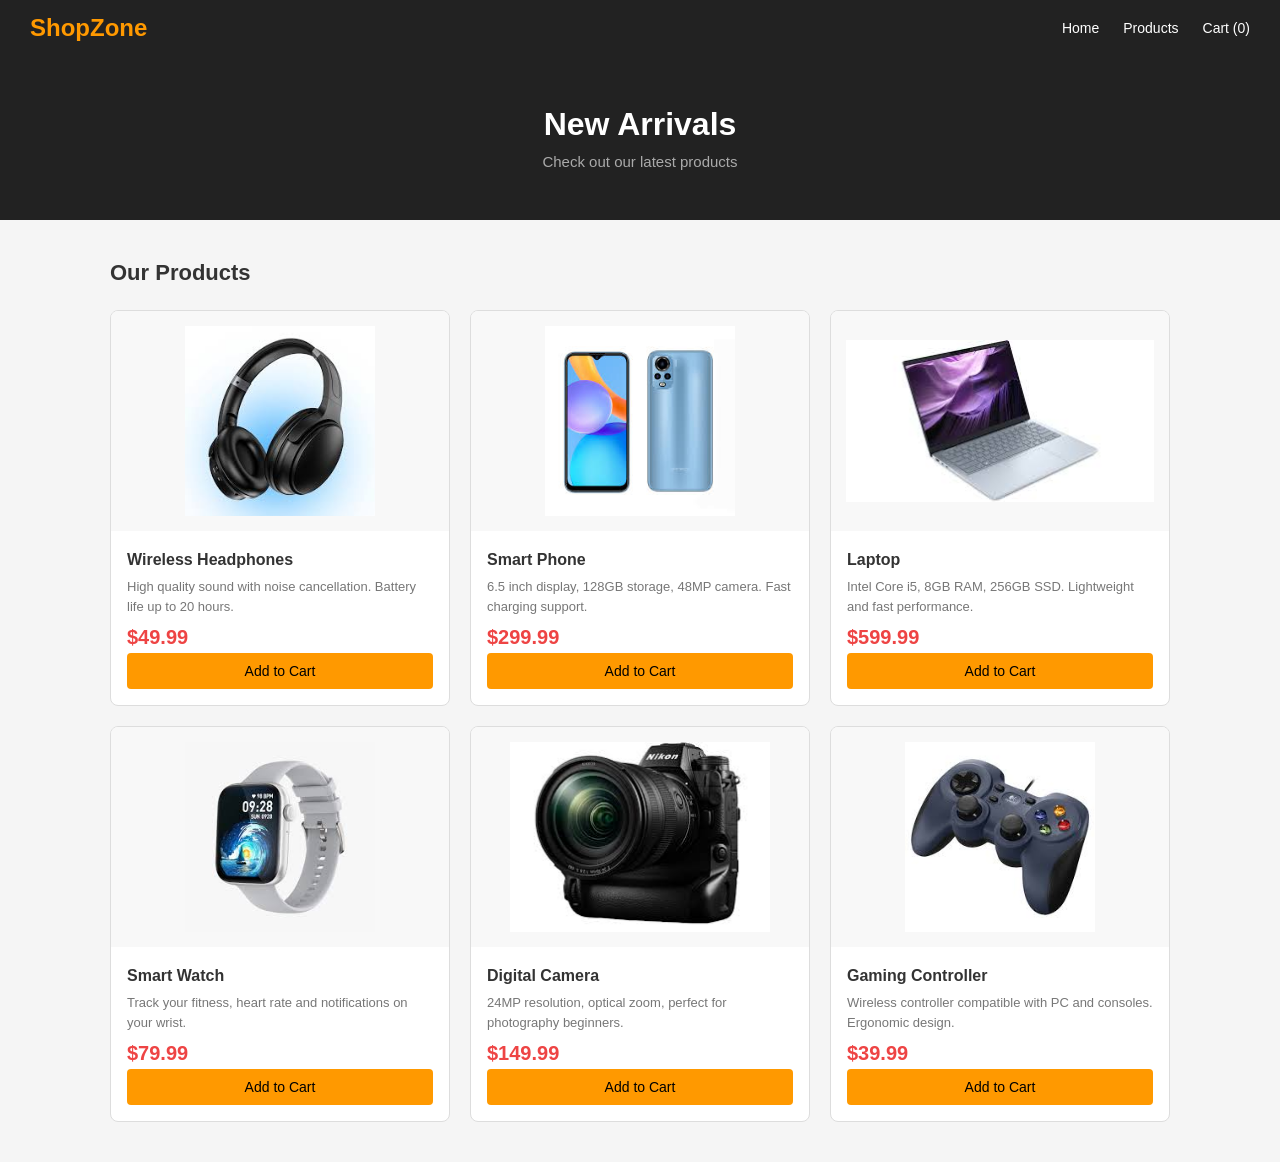
<file: Task 17/index.html>
<!DOCTYPE html>
<html>
<head>
    <title>Day 17 - E-commerce Product Page</title>
    <link rel="stylesheet" href="style.css">
</head>
<body>

    <nav>
        <h2>ShopZone</h2>
        <ul>
            <li><a href="#">Home</a></li>
            <li><a href="#">Products</a></li>
            <li><a href="#">Cart (<span id="cartCount">0</span>)</a></li>
        </ul>
    </nav>

    <div class="hero">
        <h1>New Arrivals</h1>
        <p>Check out our latest products</p>
    </div>

    <div class="container">
        <h2>Our Products</h2>
        <div class="products-grid">

            <div class="product-card">
                <img src="images/headphone.jpg" alt="Wireless Headphones" class="product-img-real">
                <div class="product-info">
                    <h3>Wireless Headphones</h3>
                    <p>High quality sound with noise cancellation. Battery life up to 20 hours.</p>
                    <span class="price">$49.99</span>
                    <button onclick="addToCart('Wireless Headphones')">Add to Cart</button>
                </div>
            </div>

            <div class="product-card">
                <img src="images/smartphone.jpg" alt="smartphone" class="product-img-real">
                <div class="product-info">
                    <h3>Smart Phone</h3>
                    <p>6.5 inch display, 128GB storage, 48MP camera. Fast charging support.</p>
                    <span class="price">$299.99</span>
                    <button onclick="addToCart('Smart Phone')">Add to Cart</button>
                </div>
            </div>

          <div class="product-card">
                <img src="images/laptop.jpg" alt="laptop" class="product-img-real">
                <div class="product-info">
                    <h3>Laptop</h3>
                    <p>Intel Core i5, 8GB RAM, 256GB SSD. Lightweight and fast performance.</p>
                    <span class="price">$599.99</span>
                    <button onclick="addToCart('Laptop')">Add to Cart</button>
                </div>
            </div>

            <div class="product-card">
                <img src="images/smartwatch.jpg" alt="smartwatch" class="product-img-real">
                <div class="product-info">
                    <h3>Smart Watch</h3>
                    <p>Track your fitness, heart rate and notifications on your wrist.</p>
                    <span class="price">$79.99</span>
                    <button onclick="addToCart('Smart Watch')">Add to Cart</button>
                </div>
            </div>

            <div class="product-card">
                <img src="images/digitalcamera.jpg" alt="digitalcamera" class="product-img-real">
                <div class="product-info">
                    <h3>Digital Camera</h3>
                    <p>24MP resolution, optical zoom, perfect for photography beginners.</p>
                    <span class="price">$149.99</span>
                    <button onclick="addToCart('Digital Camera')">Add to Cart</button>
                </div>
            </div>

           <div class="product-card">
                <img src="images/gaming controller.jpg" alt="gaming controller" class="product-img-real">
                <div class="product-info">
                    <h3>Gaming Controller</h3>
                    <p>Wireless controller compatible with PC and consoles. Ergonomic design.</p>
                    <span class="price">$39.99</span>
                    <button onclick="addToCart('Gaming Controller')">Add to Cart</button>
                </div>
            </div>

        </div>
    </div>

    <div id="cartMsg"></div>

    <script src="script.js"></script>

</body>
</html>
</file>
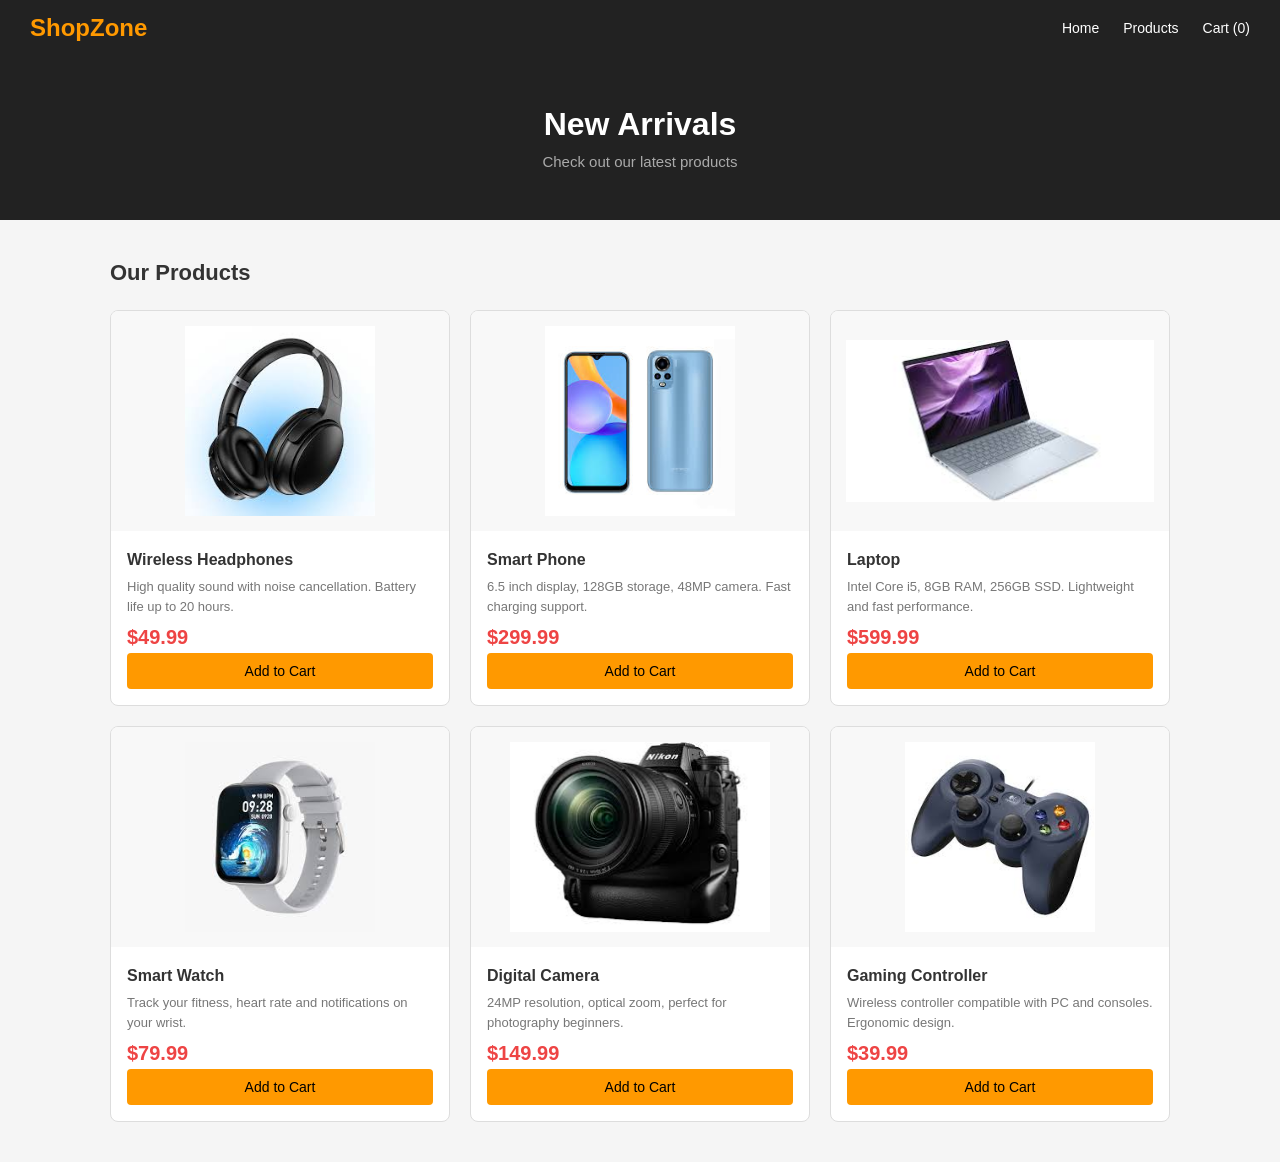
<file: Task 18/index.html>
<!DOCTYPE html>
<html>
<head>
    <title>Day 18 - E-commerce Product Page</title>
    <link rel="stylesheet" href="style.css">
</head>
<body>

    <nav>
        <h2>ShopZone</h2>
        <ul>
            <li><a href="#">Home</a></li>
            <li><a href="#">Products</a></li>
            <li><a href="#">Cart (<span id="cartCount">0</span>)</a></li>
        </ul>
    </nav>

    <div class="hero">
        <h1>New Arrivals</h1>
        <p>Check out our latest products</p>
    </div>

    <div class="container">
        <h2>Our Products</h2>
        <div class="products-grid">

            <div class="product-card">
                <img src="images/headphone.jpg" alt="Wireless Headphones" class="product-img-real">
                <div class="product-info">
                    <h3>Wireless Headphones</h3>
                    <p>High quality sound with noise cancellation. Battery life up to 20 hours.</p>
                    <span class="price">$49.99</span>
                    <button onclick="addToCart('Wireless Headphones')">Add to Cart</button>
                </div>
            </div>

            <div class="product-card">
                <img src="images/smartphone.jpg" alt="smartphone" class="product-img-real">
                <div class="product-info">
                    <h3>Smart Phone</h3>
                    <p>6.5 inch display, 128GB storage, 48MP camera. Fast charging support.</p>
                    <span class="price">$299.99</span>
                    <button onclick="addToCart('Smart Phone')">Add to Cart</button>
                </div>
            </div>

          <div class="product-card">
                <img src="images/laptop.jpg" alt="laptop" class="product-img-real">
                <div class="product-info">
                    <h3>Laptop</h3>
                    <p>Intel Core i5, 8GB RAM, 256GB SSD. Lightweight and fast performance.</p>
                    <span class="price">$599.99</span>
                    <button onclick="addToCart('Laptop')">Add to Cart</button>
                </div>
            </div>

            <div class="product-card">
                <img src="images/smartwatch.jpg" alt="smartwatch" class="product-img-real">
                <div class="product-info">
                    <h3>Smart Watch</h3>
                    <p>Track your fitness, heart rate and notifications on your wrist.</p>
                    <span class="price">$79.99</span>
                    <button onclick="addToCart('Smart Watch')">Add to Cart</button>
                </div>
            </div>

            <div class="product-card">
                <img src="images/digitalcamera.jpg" alt="digitalcamera" class="product-img-real">
                <div class="product-info">
                    <h3>Digital Camera</h3>
                    <p>24MP resolution, optical zoom, perfect for photography beginners.</p>
                    <span class="price">$149.99</span>
                    <button onclick="addToCart('Digital Camera')">Add to Cart</button>
                </div>
            </div>

           <div class="product-card">
                <img src="images/gaming controller.jpg" alt="gaming controller" class="product-img-real">
                <div class="product-info">
                    <h3>Gaming Controller</h3>
                    <p>Wireless controller compatible with PC and consoles. Ergonomic design.</p>
                    <span class="price">$39.99</span>
                    <button onclick="addToCart('Gaming Controller')">Add to Cart</button>
                </div>
            </div>

        </div>
    </div>

    <div id="cartMsg"></div>

    <script src="script.js"></script>

</body>
</html>
</file>
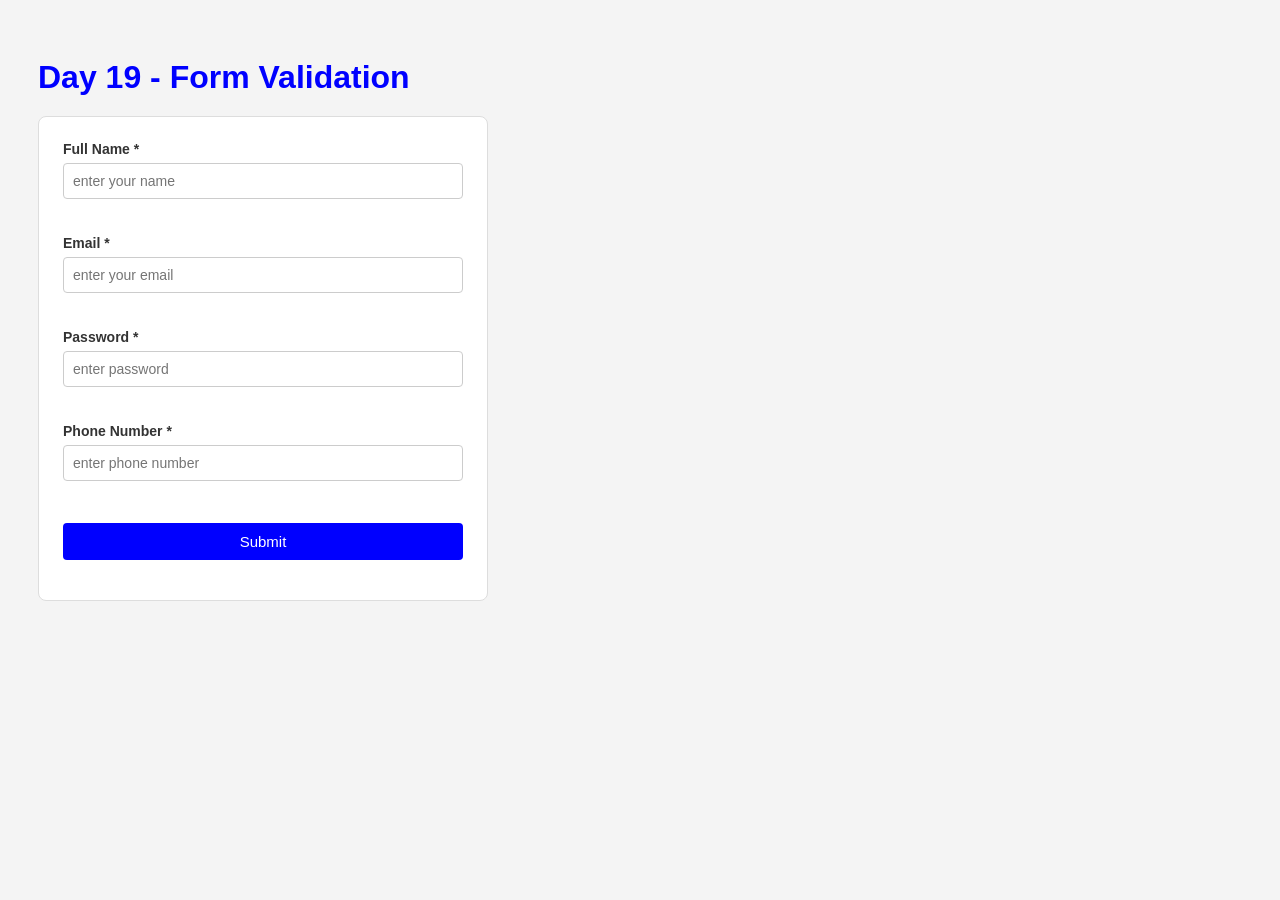
<file: Task 19/index.html>
<!DOCTYPE html>
<html>
<head>
    <title>Day 19 - Form Validation</title>
    <link rel="stylesheet" href="style.css">
</head>
<body>

    <h1>Day 19 - Form Validation</h1>

    <form id="myForm" onsubmit="validateForm(event)">

        <div class="form-group">
            <label>Full Name *</label>
            <input type="text" id="name" placeholder="enter your name" />
            <p class="error" id="nameError"></p>
        </div>

        <div class="form-group">
            <label>Email *</label>
            <input type="text" id="email" placeholder="enter your email" />
            <p class="error" id="emailError"></p>
        </div>

        <div class="form-group">
            <label>Password *</label>
            <input type="password" id="password" placeholder="enter password" />
            <p class="error" id="passwordError"></p>
        </div>

        <div class="form-group">
            <label>Phone Number *</label>
            <input type="text" id="phone" placeholder="enter phone number" />
            <p class="error" id="phoneError"></p>
        </div>

        <button type="submit">Submit</button>

        <p id="successMsg"></p>

    </form>

    <script src="script.js"></script>

</body>
</html>
</file>
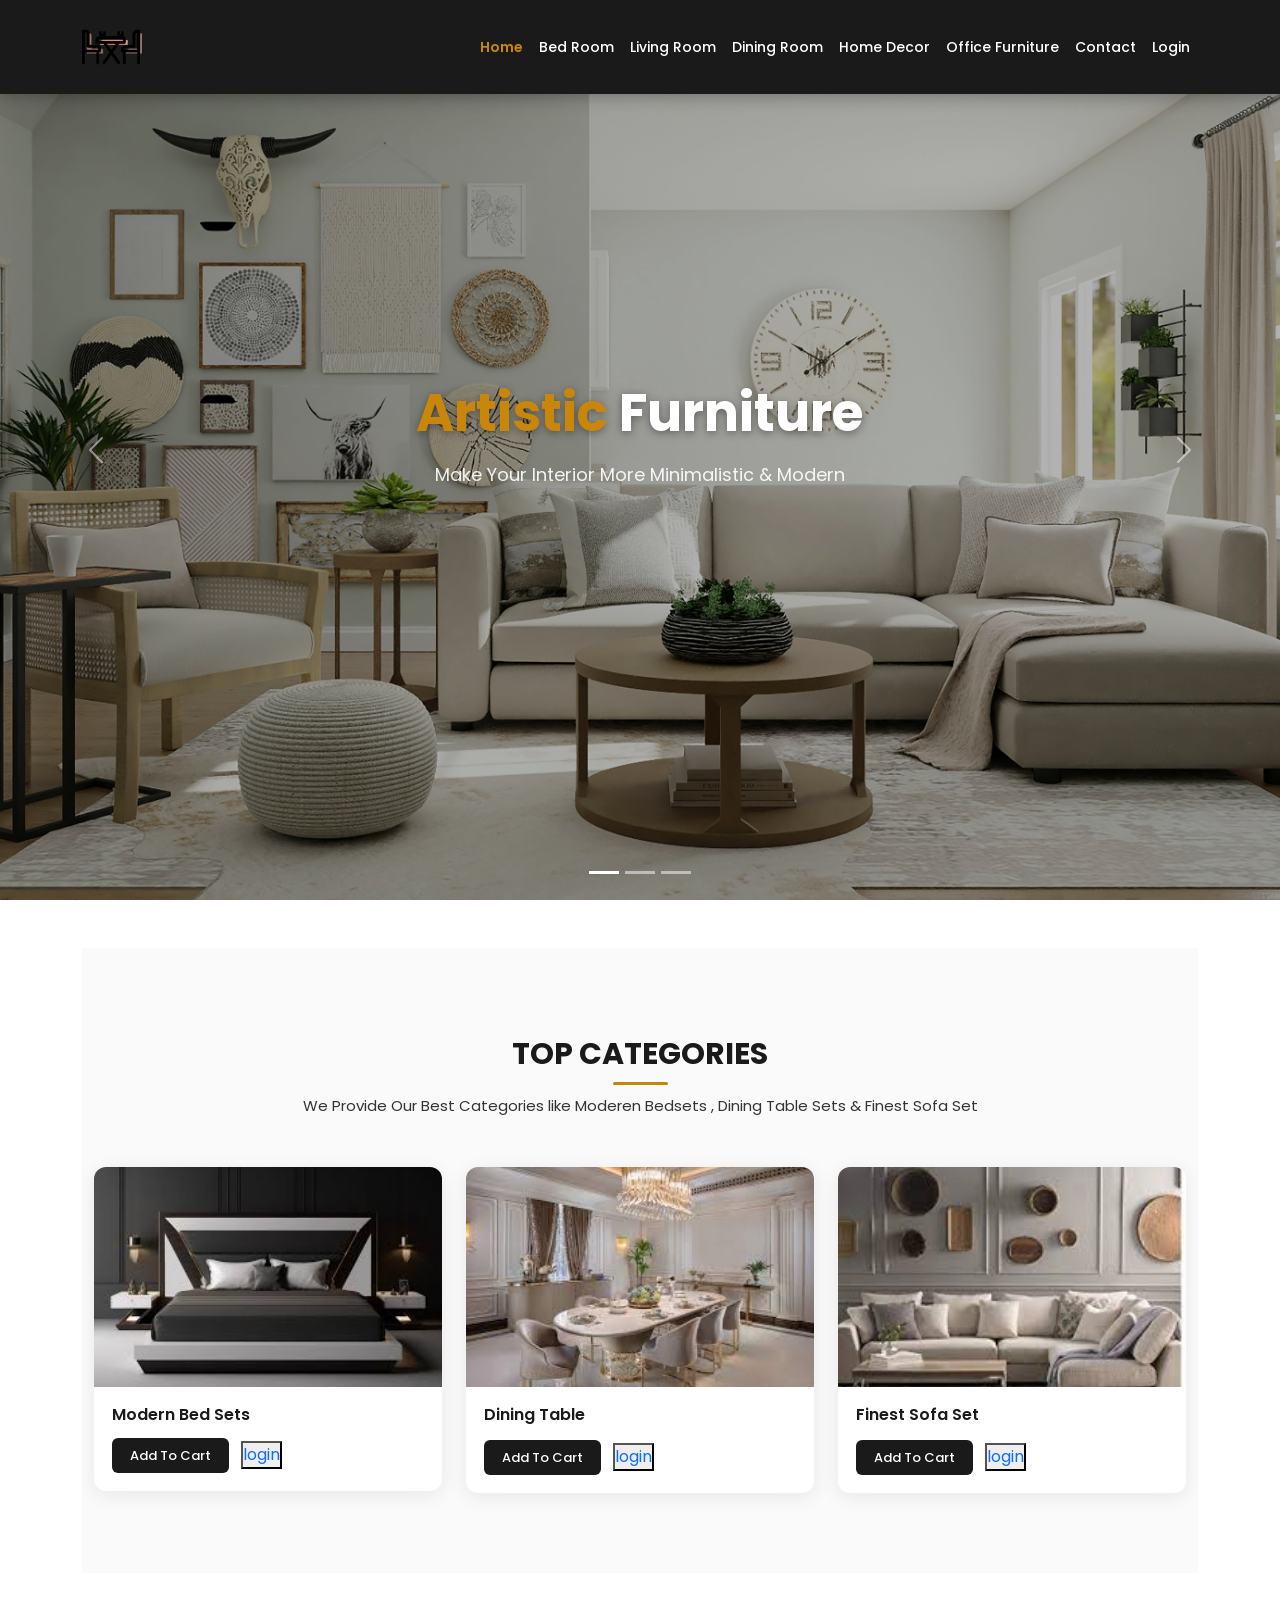
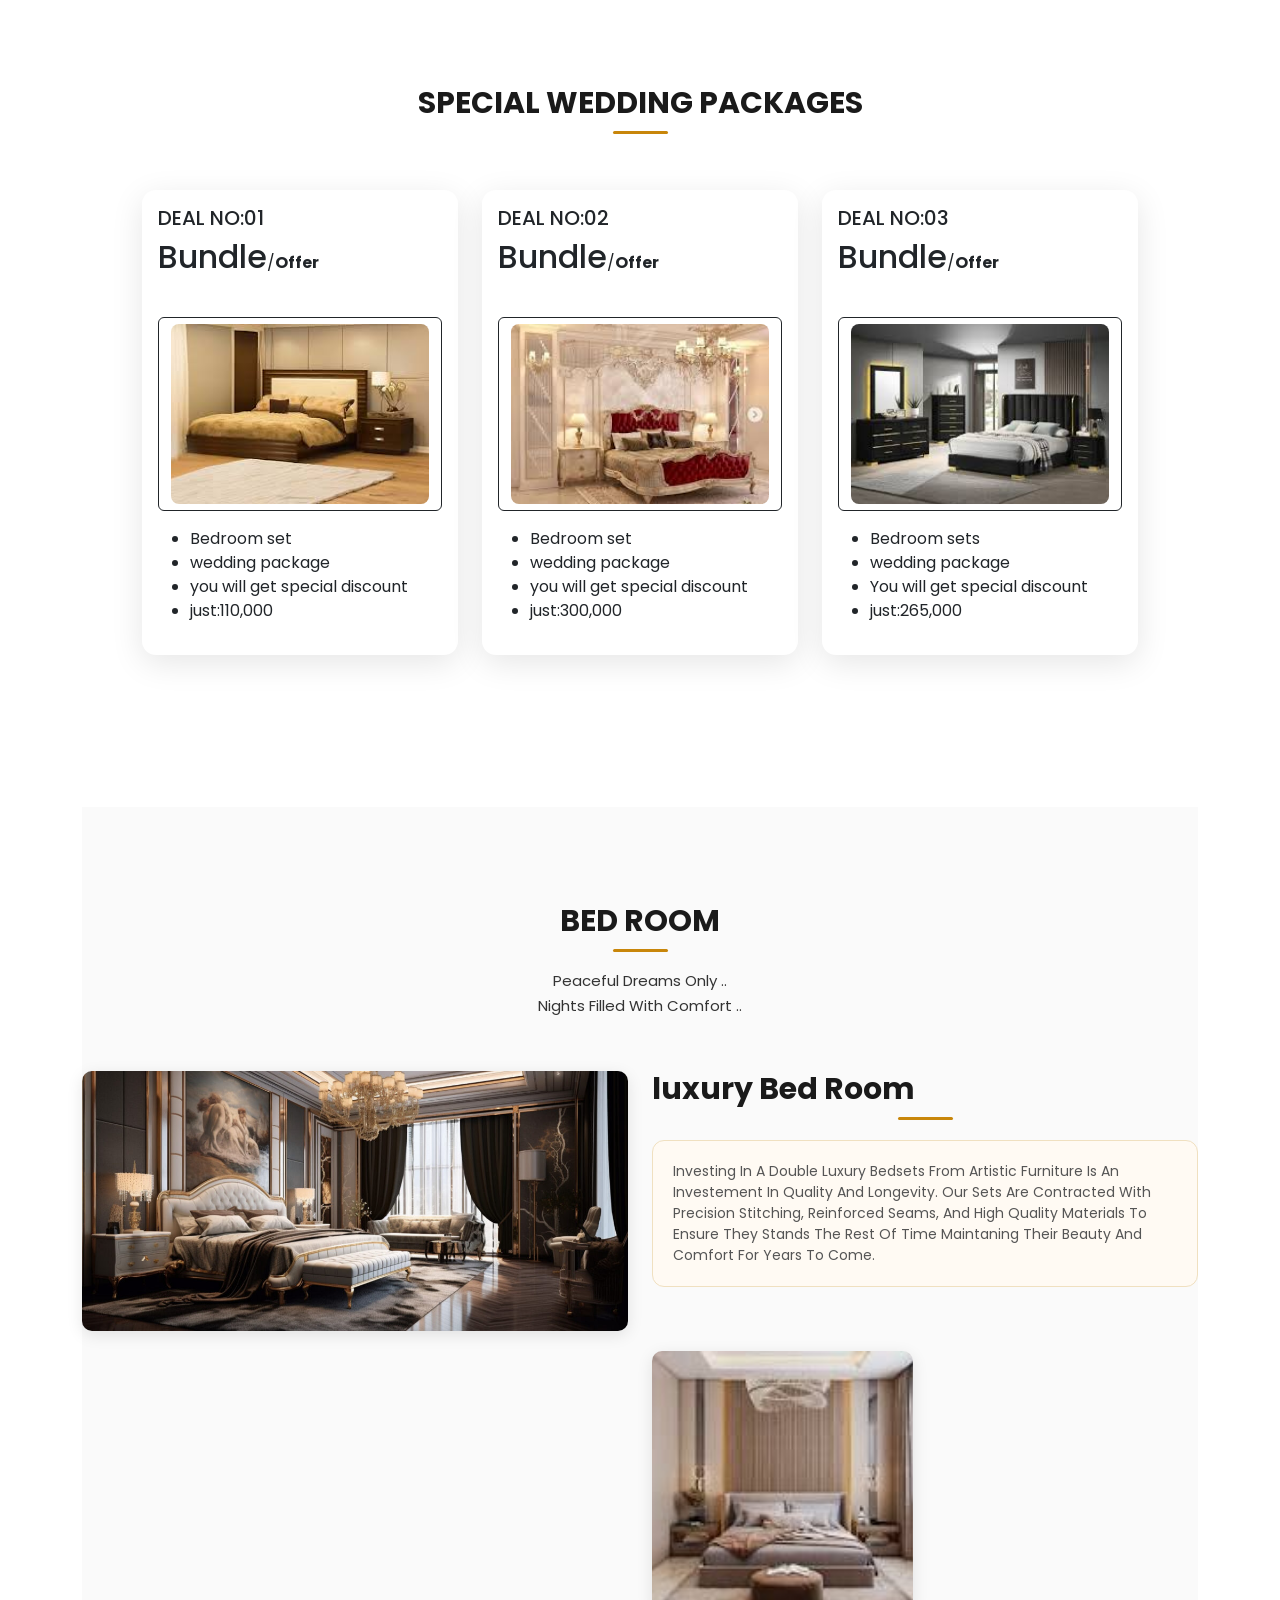
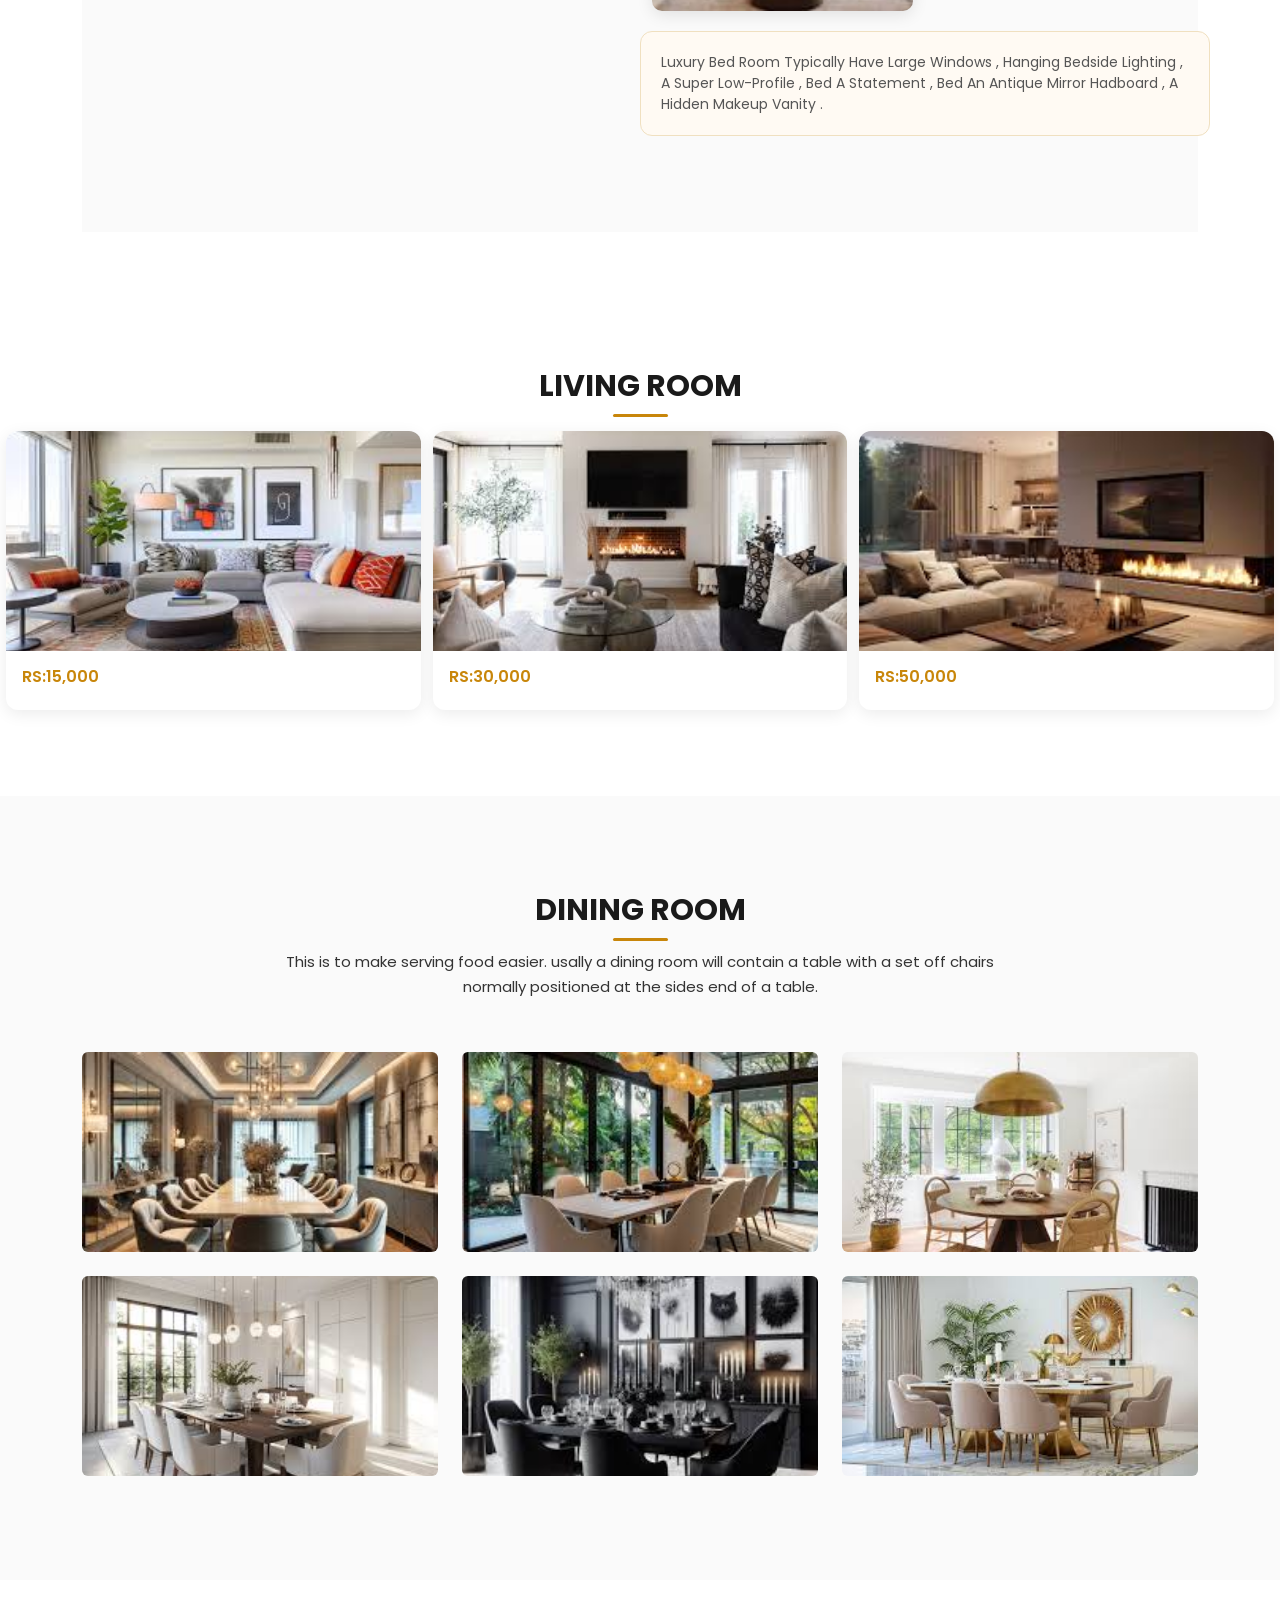
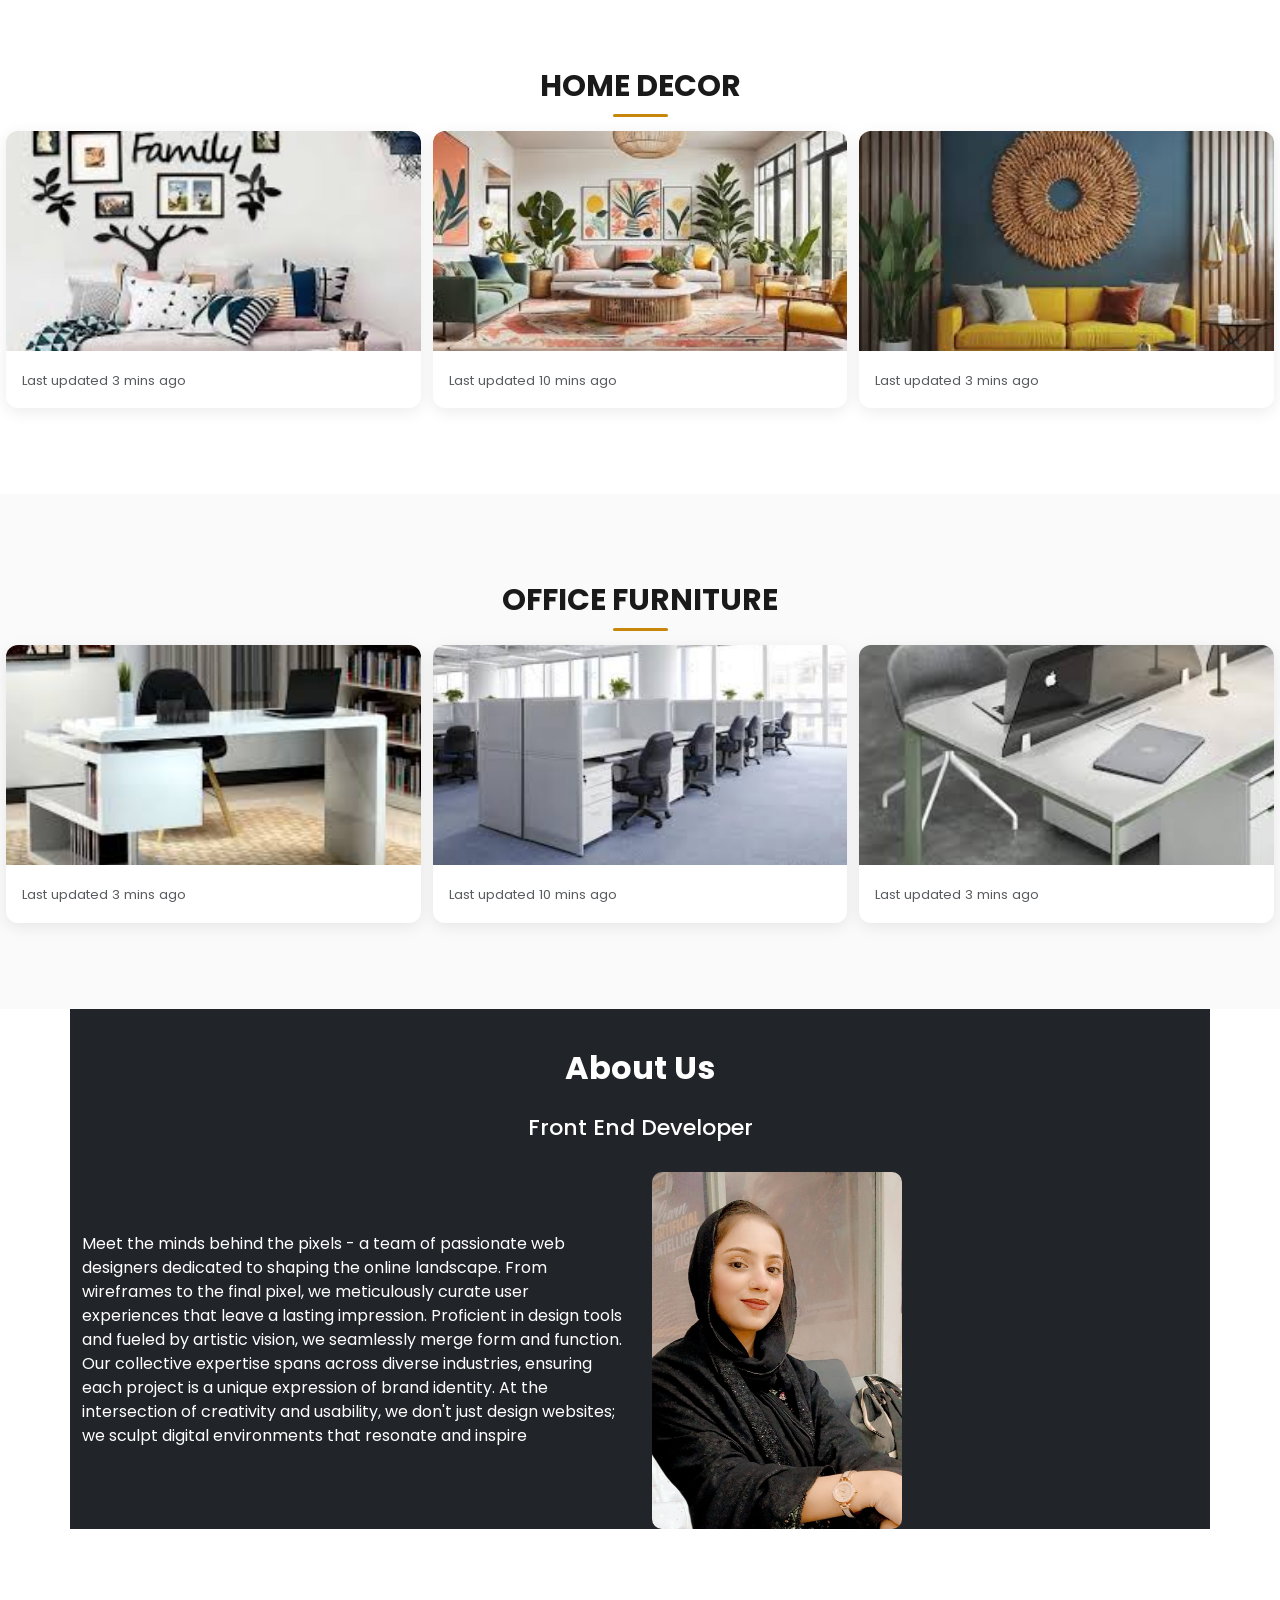
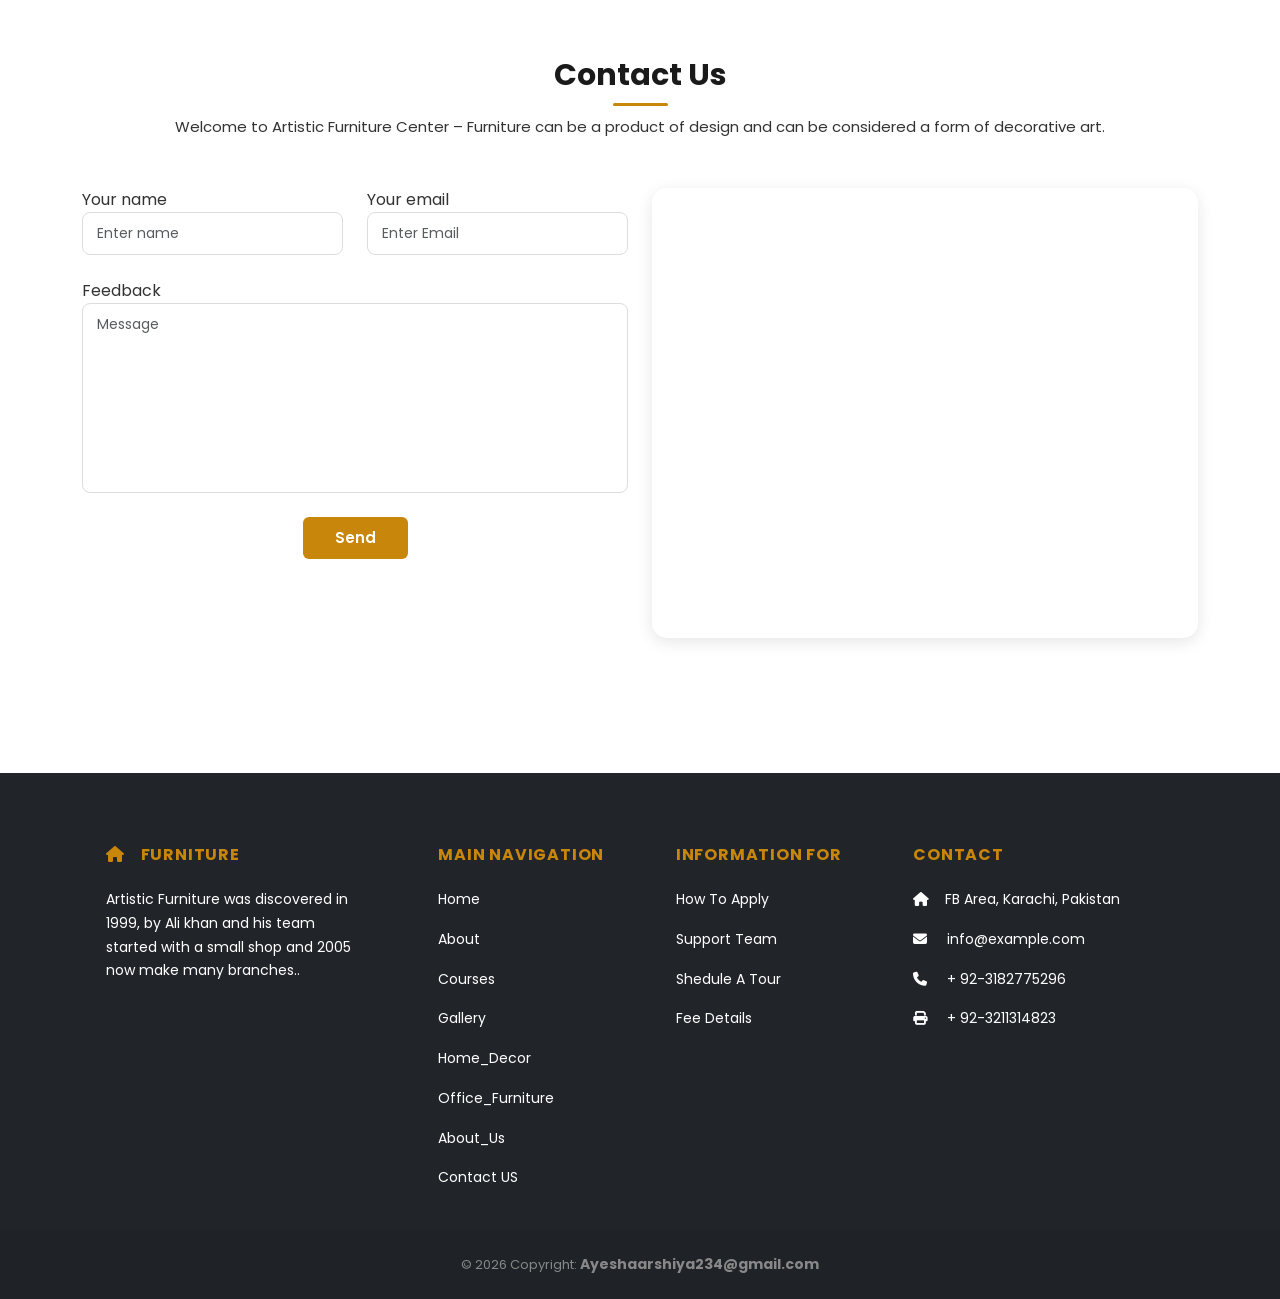
<file: E-PROJECT  HUDSON FURNITURE 1 (1)/Task 20/ui refining/Index.html>
<!doctype html>
<html lang="en">

<head>
    <meta charset="utf-8">
    <meta name="viewport" content="width=device-width, initial-scale=1">

    <link href="https://cdn.jsdelivr.net/npm/bootstrap@5.3.3/dist/css/bootstrap.min.css" rel="stylesheet" integrity="sha384-QWTKZyjpPEjISv5WaRU9OFeRpok6YctnYmDr5pNlyT2bRjXh0JMhjY6hW+ALEwIH" crossorigin="anonymous">

    <link
        href="https://fonts.googleapis.com/css2?family=Poppins:ital,wght@0,100;0,200;0,300;0,400;0,500;0,600;0,700;0,800;0,900;1,100;1,200;1,300;1,400;1,500;1,600;1,700;1,800;1,900&display=swap"
        rel="stylesheet">

    <link rel="stylesheet" href="https://cdnjs.cloudflare.com/ajax/libs/font-awesome/6.5.1/css/all.min.css"
        integrity="sha512-DTOQO9RWCH3ppGqcWaEA1BIZOC6xxalwEsw9c2QQeAIftl+Vegovlnee1c9QX4TctnWMn13TZye+giMm8e2LwA=="
        crossorigin="anonymous" referrerpolicy="no-referrer" />
       
    <link rel="stylesheet" href="project.css">

    <title>Artistic Furniture</title>
</head>


<body>
    <section id="home">
<nav class="navbar navbar-expand-lg fixed-top">
    <div class="container">

                 <a class="navbar-brand" href="#">
            <img src="photos/logo2.png" alt="logo" class="logo">
        </a>

                 <button class="navbar-toggler" type="button" data-bs-toggle="collapse"
            data-bs-target="#navbarSupportedContent"
            aria-controls="navbarSupportedContent"
            aria-expanded="false"
            aria-label="Toggle navigation">

            <span class="navbar-toggler-icon"></span>
        </button>

                <div class="collapse navbar-collapse" id="navbarSupportedContent">

            <ul class="navbar-nav ms-auto mb-2 mb-lg-0">

                <li class="nav-item">
                    <a class="nav-link active" href="#home">Home</a>
                </li>

                <li class="nav-item">
                    <a class="nav-link" href="#Bed_room">Bed Room</a>
                </li>

                <li class="nav-item">
                    <a class="nav-link" href="#living_room">Living Room</a>
                </li>

                <li class="nav-item">
                    <a class="nav-link" href="#Dining_Room">Dining Room</a>
                </li>

                <li class="nav-item">
                    <a class="nav-link" href="#Home_Decor">Home Decor</a>
                </li>

                <li class="nav-item">
                    <a class="nav-link" href="#Office_Furniture">Office Furniture</a>
                </li>

                <li class="nav-item">
                    <a class="nav-link" href="#Contact">Contact</a>
                </li>

                <li class="nav-item">
                    <a class="nav-link" href="login.html">Login</a>
                </li>

            </ul>

        </div>
    </div>
</nav>
    </section>
    
    <div id="carouselExampleCaptions" class="carousel slide" data-bs-ride="carousel">
        <div class="carousel-indicators">
            <button type="button" data-bs-target="#carouselExampleCaptions" data-bs-slide-to="0" class="active"
                aria-current="true" aria-label="Slide 1"></button>
            <button type="button" data-bs-target="#carouselExampleCaptions" data-bs-slide-to="1"
                aria-label="Slide 2"></button>
            <button type="button" data-bs-target="#carouselExampleCaptions" data-bs-slide-to="2"
                aria-label="Slide 3"></button>
        </div>
        <div class="carousel-inner">
    <div class="carousel-item active">
        <img src="photos/home1.jpg" class="d-block w-100" alt="...">
        <div class="carousel-caption d-block">
            <h2><span>Artistic</span> Furniture</h2>
            <p>Make Your Interior More Minimalistic & Modern</p>
        </div>
    </div>

    <div class="carousel-item">
        <img src="photos/home 2.jpg" class="d-block w-100" alt="...">
        <div class="carousel-caption d-block">
            <h2><span>Artistic</span> Furniture</h2>
            <p>Craft Your Dream Home</p>
        </div>
    </div>

    <div class="carousel-item">
        <img src="photos/home 3.jpg" class="d-block w-100" alt="...">
        <div class="carousel-caption d-block">
            <h2><span>Artistic</span> Furniture</h2>
            <p>Filling The Home With The Beautiful Creation Of Wood</p>
        </div>
    </div>
</div>
        <button class="carousel-control-prev" type="button" data-bs-target="#carouselExampleCaptions"
            data-bs-slide="prev">
            <span class="carousel-control-prev-icon" aria-hidden="true"></span>
            <span class="visually-hidden">Previous</span>
        </button>
        <button class="carousel-control-next" type="button" data-bs-target="#carouselExampleCaptions"
            data-bs-slide="next">
            <span class="carousel-control-next-icon" aria-hidden="true"></span>
            <span class="visually-hidden">Next</span>
        </button>
    </div>
 

    <main id="about">
        <div class="about mt-5 mb-5">
            <div class="container">
             
                <main id="course" class="course">
                    <div class="container">
                        <!--Section Head Start-->
                        <h2 class="h2-reponsive fw-bold text-center my-2 fixed">
                            TOP CATEGORIES
                        </h2>
                        <p class="text-center w-responsive mx-auto mb-1">We Provide Our Best Categories like Moderen
                            Bedsets , Dining Table Sets & Finest Sofa Set </p>

                        <div class="row mt-5">
                            <div class="col-md-4">
                                <div class="card box">
                                    <img src="photos/modern bed set.jpeg" class="card-img-top" alt="...">
                                    <div class="card-body">
                                        <h5 class="card-title">Modern Bed Sets</h5>

                                        <button type="button" class="btn btn-dark" data-bs-toggle="modal"
                                            data-bs-target="#staticBackdrop">
                                            Add To Cart
                                        </button>
                                         <button>
                                                <a href="login.html">login</a>
                                            </button> 

                                        <div class="modal fade" id="staticBackdrop" data-bs-backdrop="static"
                                            data-bs-keyboard="false" tabindex="-1" aria-labelledby="staticBackdropLabel"
                                            aria-hidden="true">
                                            <div class="modal-dialog">
                                                <div class="modal-content">
                                                    <div class="modal-header">
                                                        <h5 class="modal-title" id="staticBackdropLabel">Detailation
                                                        </h5>
                                                        <button type="button" class="btn-close" data-bs-dismiss="modal"
                                                            aria-label="Close"></button>
                                                    </div>
                                                    <div class="modal-body">
                                                        <h2 class="text-center fw-bolder text-white bg-dark">
                                                            Discription:</h2>
                                                        <h5 class="pt-2 text-warning">Discount:</h5>
                                                        <p>
                                                        <p>luxury royal bedroom sets in fine quality is available upto
                                                            30% off</p>
                                                        <br>
                                                        <h5 class="pt-2 text-warning">Sales:</h5>
                                
                                                        <p>sales started from 20 apr till 25 apr 2024</p>
                                                        <br>

                                                        <h5 class="pt-2 text-warning">Items:</h5>
                                                        <p>double bed with 2 siders , and long mirror attached with
                                                            wardrobes and dressing table</p>


                                                        <h5 class="text-warning fs-5 fw-bold">Ash wood:
                                                        </h5>

                                                    </div>
                                                    <div class="modal-footer">
                                                        <button type="button" class="btn btn-secondary"
                                                            data-bs-dismiss="modal">Close</button>

                                                    </div>
                                                </div>
                                            </div>
                                        </div>
                                    </div>
                                </div>
                            </div>
                            <div class="col-md-4">
                                <div class="card box">
                                    <img src="photos/dining table.jpeg" class="card-img-top" alt="...">
                                    <div class="card-body">
                                        <h5 class="card-title">Dining Table</h5>
                                        <p class="card-text"></p>
                                        <button type="button" class="btn btn-dark" data-bs-toggle="modal"
                                            data-bs-target="#exampleModal">
                                            Add To Cart
                                        </button>
                                        <button>
                                            <a href="login.html">login</a>
                                        </button>
                                        <div class="modal fade" id="exampleModal" tabindex="-1"
                                            aria-labelledby="exampleModalLabel" aria-hidden="true">
                                            <div class="modal-dialog">
                                                <div class="modal-content">
                                                    <div class="modal-header">
                                                        <h5 class="modal-title" id="exampleModalLabel">Detailation</h5>

                                                        </h5>
                                                        <button type="button" class="btn-close" data-bs-dismiss="modal"
                                                            aria-label="Close"></button>
                                                    </div>
                                                    <div class="modal-body">
                                                        <h2 class="text-center fw-bolder text-white bg-dark">
                                                            Descrition:</h2>
                                                        <h5 class="pt-2 text-warning">Discount:</h5>
                                                        <p>
                                                        <p class="fs-5`">discount offer that gives you upto 30% off on
                                                            all items</p>
                                                        <h5 class="pt-2 text-warning">Sales:</h5>
                                                
                                                        <p class="fs-7">sales started from 20 apr till 30 apr 2024 </p>
                                                        <h5 class="pt-2 text-warning">Items:</h5>
                                                        <p class="fs-7">luxury wooden dining table with 12 comfi chairs
                                                            with marble effect sheet table top width is 6*6 and length
                                                            is 12*12 </p>
                                                        <h5 class="pt-2 text-warning">lasani wooden</h5>

                                                    </div>
                                                    <div class="modal-footer">
                                                        <button type="button" class="btn btn-secondary"
                                                            data-bs-dismiss="modal">Close</button>
                                                         </div>
                                                </div>
                                            </div>
                                        </div>
                                    </div>
                                </div>
                            </div>
                            <div class="col-md-4">
                                <div class="card box">
                                    <img src="photos/finest sofa set.jpeg" class="card-img-top" alt="...">
                                    <div class="card-body">
                                        <h5 class="card-title">Finest Sofa Set</h5>
                                        <p class="card-text">
                                        </p>
                                        <button type="button" class="btn btn-dark" data-bs-toggle="modal"
                                            data-bs-target="#myModal">
                                            Add To Cart
                                        </button>
                                        <button>
                                            <a href="login.html">login</a>
                                        </button>

                                        <div class="modal fade" id="myModal" data-bs-backdrop="static"
                                            data-bs-keyboard="false" tabindex="-1" aria-labelledby="myModal"
                                            aria-hidden="true">
                                            <div class="modal-dialog">
                                                <div class="modal-content">
                                                    <div class="modal-header">
                                                        <h5 class="modal-title" id="myModal">Detailation:</h5>
                                                        <button type="button" class="btn-close" data-bs-dismiss="modal"
                                                            aria-label="Close"></button>
                                                    </div>
                                                    <div class="modal-body">
                                                        <h2 class="text-center fw-bolder text-white bg-dark">
                                                            Discription:</h2>
                                                        <h5 class="pt-2 text-warning fs-4 fw-bolder">Discount:
                                                        </h5>
                                                        <p>
                                                        <p class="fs-5 ">discount is upto 40% off </p>
                                                        <h5 class="pt-2 text-warning fs-4 fw-bolder">Sales:
                                                        </h5>
            
                                
                                                        <p class="fs-5">sale start upto on 20apr till 25 apr 2024</p>                                                        <p class="fs-7">discout start from 20 apr till 25 apr 2024</p>
                                                        <h5 class="pt-2 text-warning fs-4 fw-bolder">Items:
                                                        </h5>
                                                        <p class="fs-7">8 seaters comfi sofa set with round brown glass
                                                            table top</p>
                                                        <H4>PKR:22,000</H4>
                                                        <h5 class="pt-2 text-warning fs-4 fw-bolder">Cheery wood:
                                                        </h5>

                                                    </div>

                                                </div>
                                            </div>
                                        </div>
                                    </div>
                                </div>
                            </div>
                </main>
                <main id="fee">
                    <h2 class="h2-reponsive fw-bold text-center my-2 pt-4">
                        SPECIAL WEDDING PACKAGES
                    </h2>
                    <div class="container-fluid">
                        <div class="container p-5">
                            <div class="row">
                                <div class="col-lg-4 col-md-12 mb-4">
                                    <div class="card card1 h-100">
                                        <div class="card-body">

                                            <h5 class="card-title">DEAL NO:01</h5>
    
                                            <span class="h2">Bundle</span>/<b>Offer</b>
                                            <br><br>
                                            <div class="d-grid my-3">
    <button class="btn btn-outline-dark btn-hero">
        <img src="photos/bedroom 1.jpeg" class="img-fluid" alt="">
    </button>
</div>

                                            <ul>
                                                
                                                <li>Bedroom set</li>
                                                <li>wedding package</li>
                                                <li>you will get special discount</li>
                                                <li>just:110,000</li>
                                            </ul>
                                        </div>
                                    </div>
                                </div>
                                <div class="col-lg-4 col-md-12 mb-4">
    <div class="card card2 h-100">
        <div class="card-body">

            <h5 class="card-title">DEAL NO:02</h5>

            <span class="h2">Bundle</span>/<b>Offer</b>
            <br><br>

            <div class="d-grid my-3">
                <button class="btn btn-outline-dark btn-hero">

                    <img src="photos/bedroom 2.jpeg" class="img-fluid" alt="">

                </button>
            </div>

            <ul>
                <li>Bedroom set</li>
                <li>wedding package</li>
                <li>you will get special discount</li>
                <li>just:300,000</li>
            </ul>

        </div>
    </div>
</div>
                                <div class="col-lg-4 col-md-12 mb-4">
                                    <div class="card card3 h-100">
                                        <div class="card-body">

                                            <h5 class="card-title">DEAL NO:03</h5>
                                           
                                            <span class="h2">Bundle</span>/<b>Offer</b>
                                            <br><br>
                                            
<div class="d-grid my-3">
    <button class="btn btn-outline-dark btn-hero">
        <img src="photos/bedroom 3.jpeg" class="img-fluid" alt="">
    </button>
</div>
                                            <ul>
                                                <li>Bedroom sets</li>
                                                <li>wedding package</li>
                                                <li>You will get special discount</li>
                                                <li>just:265,000</li>
                                            </ul>
                                        </div>
                                    </div>
                                </div>
                            </div>
                        </div>
                </main>

                <section id="Bed_room">
                <h2 class="h2-reponsive fw-bold text-center my-3" style="margin-top: 30px;">
                    BED ROOM
                </h2>
                <p class="text-center w-responsive mx-auto mb-1">Peaceful Dreams Only .. <br> Nights Filled With Comfort
                    ..</p>

                <div class="row pt-5">
                    <div class="col-md-6 align-items-stretch">
                        <img class="img-fluid" src="photos/luxury bedroom.jpg" alt="">
                    </div>
                    <div class="col-md-6">
                        <h2 class="h2-reponsive fw-bold text-start section-heading" id="school">luxury Bed Room</h2>
                        <p class="lh-base">Investing In A Double Luxury Bedsets From Artistic Furniture Is An
                            Investement In Quality And Longevity. Our Sets Are Contracted With Precision Stitching,
                            Reinforced Seams, And High Quality Materials To Ensure They Stands The Rest Of Time
                            Maintaning Their Beauty And Comfort For Years To Come.</p>
                        <div class="row pt-5">
                            <div class="col-md-6 align-items-stretch">
<img class="img-fluid" src="photos/luxury bedroom 2.jpg" alt="">                            </div>

                            <p class="lh-base">Luxury Bed Room Typically Have Large Windows , Hanging Bedside Lighting ,
                                A
                                Super Low-Profile , Bed A Statement , Bed An Antique Mirror Hadboard , A Hidden Makeup
                                Vanity .</p>
                        </div>
                    </div>
                </div>
            </div>
    </main>
    </section>
    <section id="living_room">
    <h2 class="h2-reponsive fw-bold text-center my-2 fixed">
        LIVING ROOM
    </h2>
<div class="card-group">

    <div class="card">
    <img src="photos/living room 1.jpeg" class="card-img-top" alt="">
    <div class="card-body">
        <h5 class="card-title">RS:15,000</h5>
    </div>
</div>

   <div class="card">
    <img src="photos/living room 2.jpeg" class="card-img-top" alt="">
    <div class="card-body">
        <h5 class="card-title">RS:30,000</h5>
    </div>
</div>

<div class="card">
    <img src="photos/living room 3.jpeg" class="card-img-top" alt="">
    <div class="card-body">
        <h5 class="card-title">RS:50,000</h5>
    </div>
</div>

    </section>
   <section id="Dining_Room">
    <main class="mt-3" id="gallery">
        <div class="container">
            <h2 class="h2-reponsive fw-bold text-center my-2">DINING ROOM</h2>
            <p class="text-center w-responsive mx-auto mb-1">This is to make serving food easier. usally a dining room will contain a table with a set off chairs<br>
                normally positioned at the sides end of a table.  </p>
            <div class="row pt-5">
                <div class="col-lg-4 col-md-12 mb-4 mb-lg-0">
                    <img src="photos/dining room 1.jpeg"
class="img-fluid shadow-1-strong rounded mb-4"/>

                    <img src="photos/dining room 2.jpeg"
class="img-fluid shadow-1-strong rounded mb-4"/>

                </div>

                <div class="col-lg-4 mb-4 mb-lg-0">
                  <img src="photos/dining room 3.jpeg"
class="img-fluid shadow-1-strong rounded mb-4"/>

<img src="photos/dining room 4.jpeg"
class="img-fluid shadow-1-strong rounded mb-4"/>
                </div>

                <div class="col-lg-4 mb-4 mb-lg-0">
                    <img src="photos/dining room 5.jpeg"
class="img-fluid shadow-1-strong rounded mb-4"/>

<img src="photos/dining room 6.jpeg"
class="img-fluid shadow-1-strong rounded mb-4"/>

                </div>
            </div>
        </div>
    </section>
    </main>
  <section id="Home_Decor">
    <h2 class="h2-reponsive fw-bold text-center my-2 fixed">
        HOME DECOR
    </h2>
<div class="card-group">

    <div class="card">
            <img src="photos/home decor 1.jpeg" class="card-img-top" alt="">
 
        <div class="card-body">
            <p class="card-text"><small class="text-muted">Last updated 3 mins ago</small></p>
        </div>
    </div>
    <div class="card">
            <img src="photos/home decor 2.jpeg" class="card-img-top" alt="">

        <div class="card-body">
            <p class="card-text"><small class="text-muted">Last updated 10 mins ago</small></p>
        </div>
    </div>
    <div class="card">
            <img src="photos/home decor 3.jpeg" class="card-img-top" alt="">

        <div class="card-body">
            <p class="card-text"><small class="text-muted">Last updated 3 mins ago</small></p>
        </div>
    </div>
</div>
</section>


<section id="Office_Furniture">
 <h2 class="h2-reponsive fw-bold text-center my-2 fixed">
    OFFICE FURNITURE
</h2>
<div class="card-group">

<div class="card">
    <img src="photos/office1.jpeg" class="card-img-top" alt="">
    <div class="card-body">
        <p class="card-text"><small class="text-muted">Last updated 3 mins ago</small></p>
    </div>
</div>
<div class="card">
    <img src="photos/office 2.jpeg" class="card-img-top" alt="">
    <div class="card-body">
        <p class="card-text"><small class="text-muted">Last updated 10 mins ago</small></p>
    </div>
</div>
<div class="card">
    <img src="photos/office 3.jpeg" class="card-img-top" alt="">
    <div class="card-body">
        <p class="card-text"><small class="text-muted">Last updated 3 mins ago</small></p>
    </div>
</div>
</div>
</section>

  

<div class="container bg-dark">
    <h1 style="text-align: center;">About Us</h1>

    <div class="row">
<h2 style="text-align: center; margin-bottom: 30px;">
    Front End Developer
</h2>
        <div class="col-sm-6">
<p style="margin-top: 60px; text-align: center;"></p>    
            Meet the minds behind the pixels - a team of passionate web designers dedicated to shaping the online landscape.
                From wireframes to the final pixel, we meticulously curate user experiences that leave a lasting impression.
                Proficient in design tools and fueled by artistic vision, we seamlessly merge form and function.
                Our collective expertise spans across diverse industries, ensuring each project is a unique expression of brand identity.
                At the intersection of creativity and usability, we don't just design websites; we sculpt digital environments that resonate and inspire
            </p>
        </div>

        <div class="col-sm-6">
<img src="./photos/ayesha.jpeg"
     alt="responsive_image"
     class="img-fluid"
     style="border-radius: 10px; max-width: 250px; height: auto;">        </div>
    </div>

</div>

<section id="Contact">
    <main class="mt-5" id="contact">
        <div class="container">
            <h2 class="h2-reponsive fw-bold text-center my-2">
                Contact Us
            </h2>
            <p class="text-center w-responsive mx-auto mb-1">Welcome to Artistic Furniture Center – Furniture can be a product of design and can be considered a form of decorative art. 
            </p>

            <section class="mb-4">
               <div class="row mt-5 align-items-start">

    <div class="col-lg-6 col-md-12 mb-4">

        <form id="contact-form" name="contact-form">

            <div class="row">

                <div class="col-md-6">
                    <div class="md-form mb-3">
                        <label for="name">Your name</label>
                        <input type="text" id="name" name="name"
                            class="form-control"
                            placeholder="Enter name">
                    </div>
                </div>

                <div class="col-md-6">
                    <div class="md-form mb-3">
                        <label for="email">Your email</label>
                        <input type="email" id="email" name="email"
                            class="form-control"
                            placeholder="Enter Email">
                    </div>
                </div>

            </div>

            <div class="row">
                <div class="col-md-12 pt-2">
                    <div class="md-form">
                        <label for="message">Feedback</label>
                        <textarea id="message"
                            name="message"
                            rows="8"
                            class="form-control"
                            placeholder="Message"></textarea>
                    </div>
                </div>
            </div>

            <div class="text-center mt-4">
                <button type="submit"
                    class="btn btn-warning"
                    onclick="showMessage()">
                    Send
                </button>
            </div>

            <div id="success-msg"
                style="color:#f5b041; display:none; margin-top:15px;">
                Message Sent Successfully ✔
            </div>

        </form>

    </div>

    <div class="col-lg-6 col-md-12 mb-4">

        <iframe
            src="https://www.google.com/maps/embed?pb=!1m18..."
            width="100%"
            height="450"
            style="border:0; border-radius:15px;"
            allowfullscreen=""
            loading="lazy">
        </iframe>

    </div>

</div>
                    </div>
                </div>
            </section>
        </div>
    </main>

  
    <footer class="text-center text-lg-start bg-dark text-white pt-4">
        <section class="">
            <div class="container text-center text-md-start mt-5">
                <div class="row mt-3">
                    <div class="col-md-3 col-lg-4 col-xl-3 mx-auto mb-4">
                        <h6 class="text-uppercase fw-bold mb-4">
                            <i class="fas fa-home me-3"></i>Furniture
                        </h6>
                        <p>
                            Artistic Furniture was discovered in 1999, by Ali khan  and his team started with a small shop and 2005 now make many branches..
                           </p>
                    </div>
                  
                    <div class="col-md-2 col-lg-2 col-xl-2 mx-auto mb-4">
                        <h6 class="text-uppercase fw-bold mb-4">
                            Main Navigation
                        </h6>
                        <p>
                            <a href="#home" class="text-reset">Home</a>
                        </p>
                        <p>
                            <a href="#Bed_room" class="text-reset">About</a>
                        </p>
                        <p>
                            <a href="#living_room" class="text-reset">Courses</a>
                        </p>
                        <p>
                            <a href="#Dining_Room" class="text-reset">Gallery</a>
                        </p>
                        <p>
                            <a href="#Home_Decor" class="text-reset"> Home_Decor</a>
                        </p>
                        <p>
                            <a href="#Office_Furniture" class="text-reset">Office_Furniture</a>
                        </p>
                        <p>
                            <a href="About_Us" class="text-reset">About_Us</a>
                        </p>
                        <p>
                            <a href="#contact" class="text-reset">Contact US</a>
                        </p>
                    </div>
                  
                    <div class="col-md-3 col-lg-2 col-xl-2 mx-auto mb-4">
                        <!-- Links -->
                        <h6 class="text-uppercase fw-bold mb-4">
                            INFORMATION FOR
                        </h6>
                        <p>
                            <a href="#!" class="text-reset">How To Apply</a>
                        </p>
                        <p>
                            <a href="#!" class="text-reset">Support Team</a>
                        </p>
                        <p>
                            <a href="#!" class="text-reset">Shedule A Tour</a>
                        </p>
                        <p>
                            <a href="#!" class="text-reset">Fee Details</a>
                        </p>
                    </div>
                
                    <div class="col-md-4 col-lg-3 col-xl-3 mx-auto mb-md-0 mb-4">
                        
                        <h6 class="text-uppercase fw-bold mb-4">Contact</h6>
                        <p><i class="fa fa-home me-3"></i>FB Area, Karachi, Pakistan</p>
                        <p>
                            <i class="fa fa-envelope me-3"></i>
                            info@example.com
                        </p>
                        <p><i class="fa fa-phone me-3"></i> + 92-3182775296</p>
                        <p><i class="fa fa-print me-3"></i> + 92-3211314823</p>
                    </div>
                </div>
            </div>
        </section>
        </section>
      
        <div class="text-center p-4" style="background-color: rgba(0, 0, 0, 0.05);">
            © 2026 Copyright:
            <a class="text-reset fw-bold" href="#">Ayeshaarshiya234@gmail.com</a>
        </div>
    </footer>
    <script src="https://cdn.jsdelivr.net/npm/bootstrap@5.3.3/dist/js/bootstrap.bundle.min.js" integrity="sha384-YvpcrYf0tY3lHB60NNkmXc5s9fDVZLESaAA55NDzOxhy9GkcIdslK1eN7N6jIeHz" crossorigin="anonymous"></script>
    <script src="https://cdn.jsdelivr.net/npm/bootstrap@5.0.2/dist/js/bootstrap.bundle.min.js"
        integrity="sha384-MrcW6ZMFYlzcLA8Nl+NtUVF0sA7MsXsP1UyJoMp4YLEuNSfAP+JcXn/tWtIaxVXM"
        crossorigin="anonymous"></script>
        
<script>

function showMessage(){

    document.getElementById("success-msg").style.display = "block";

}

</script>
</body>
</html>
</file>
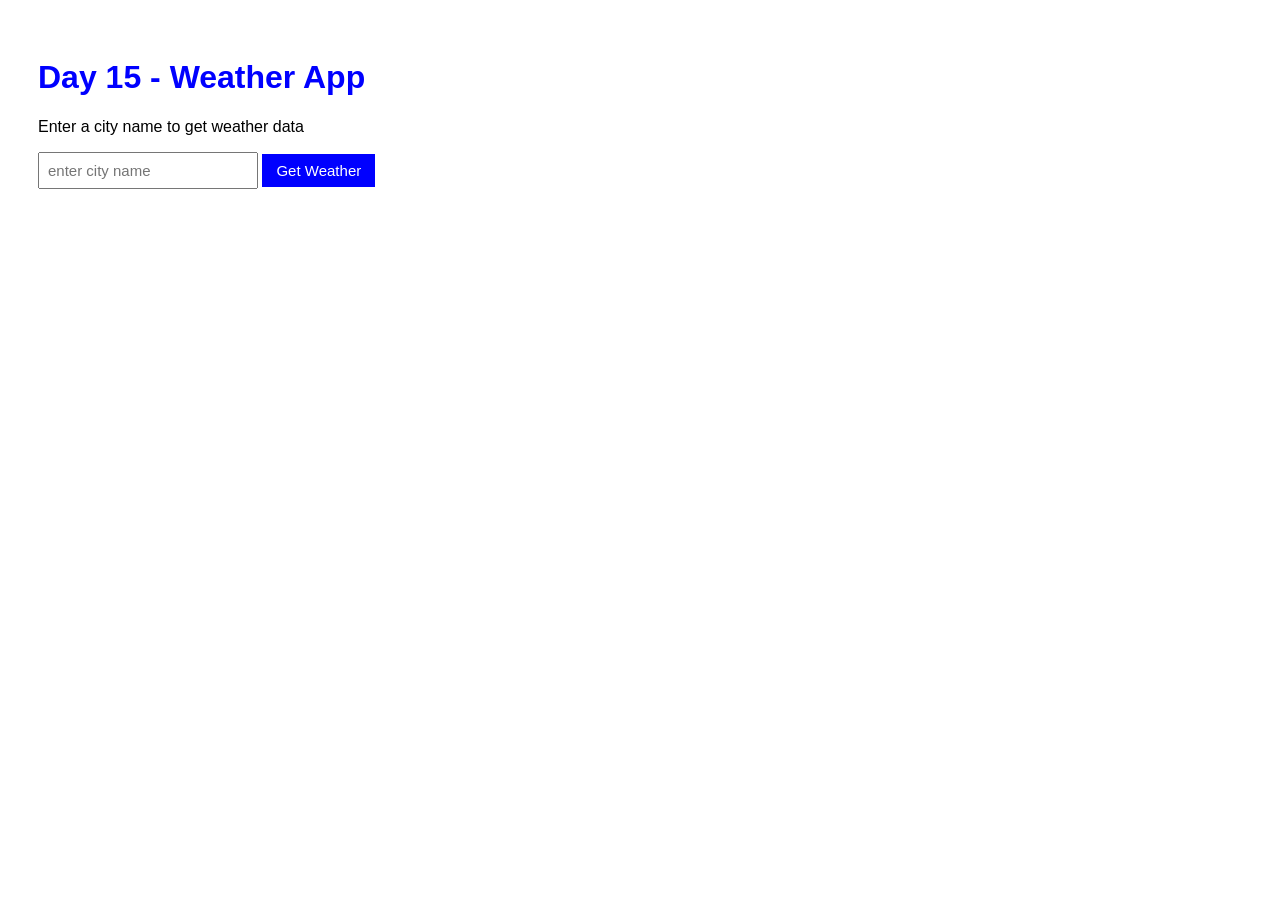
<file: files (1)/day15.html>
<!DOCTYPE html>
<html>
<head>
    <title>Day 15 - Weather App</title>
    <link rel="stylesheet" href="day15.css">
</head>
<body>

    <h1>Day 15 - Weather App</h1>
    <p>Enter a city name to get weather data</p>

    <input type="text" id="cityInput" placeholder="enter city name" />
    <button onclick="getWeather()">Get Weather</button>

    <p id="errorMsg"></p>

    <div id="weatherResult">
        <h2 id="cityName"></h2>
        <p id="temperature"></p>
        <p id="description"></p>
        <p id="humidity"></p>
        <p id="wind"></p>
    </div>

    <script src="day15.js"></script>

</body>
</html>
</file>
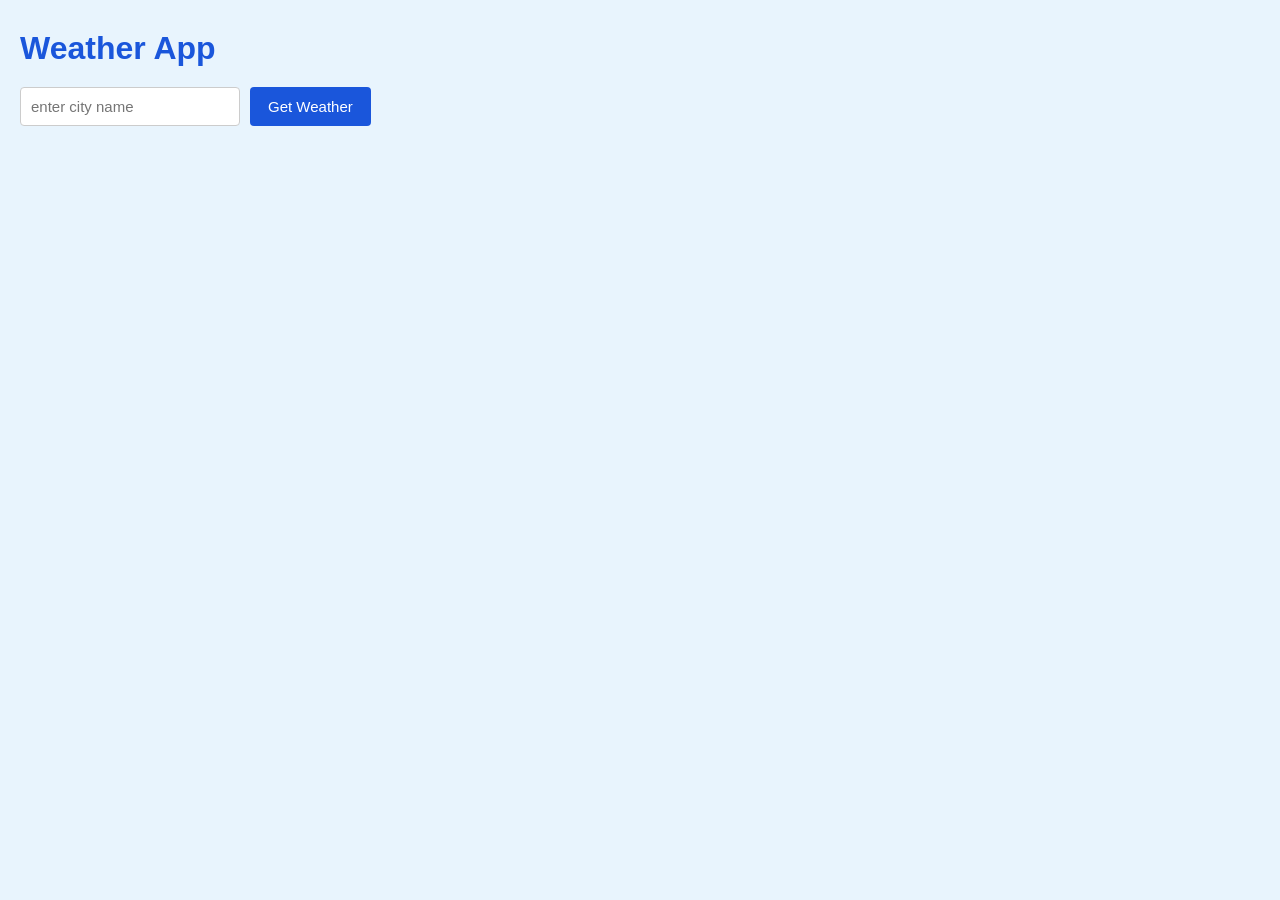
<file: Task 16/day16.html>
<!DOCTYPE html>
<html>
<head>
    <title>Day 16 - Weather App</title>
    <link rel="stylesheet" href="day16.css">
</head>
<body>

    <h1>Weather App</h1>

    <div class="search-box">
        <input type="text" id="cityInput" placeholder="enter city name" />
        <button onclick="getWeather()">Get Weather</button>
    </div>

    <p id="errorMsg"></p>

    <div class="weather-card" id="weatherResult">
        <h2 id="cityName"></h2>
        <p id="temperature"></p>
        <p id="description"></p>
        <p id="humidity"></p>
        <p id="wind"></p>
    </div>

    <script src="day16.js"></script>

</body>
</html>
</file>
<file: Task 17/style.css>
* {
    margin: 0;
    padding: 0;
    box-sizing: border-box;
}

body {
    font-family: Arial, sans-serif;
    background: #f5f5f5;
}

nav {
    background: #222;
    color: white;
    padding: 14px 30px;
    display: flex;
    justify-content: space-between;
    align-items: center;
}

nav h2 {
    color: #f90;
}

nav ul {
    list-style: none;
    display: flex;
    flex-direction: row;
    gap: 24px;
    margin: 0;
    padding: 0;
}


nav ul a {
    color: white;
    text-decoration: none;
    font-size: 14px;
}

nav ul a:hover {
    color: #f90;
}

.hero {
    background: #222;
    color: white;
    text-align: center;
    padding: 50px 20px;
}

.hero h1 {
    font-size: 32px;
    margin-bottom: 10px;
}

.hero p {
    color: #aaa;
    font-size: 15px;
}

.container {
    max-width: 1100px;
    margin: 0 auto;
    padding: 40px 20px;
}

.container h2 {
    color: #333;
    margin-bottom: 24px;
    font-size: 22px;
}

.products-grid {
    display: grid;
    grid-template-columns: repeat(3, 1fr);
    gap: 20px;
}

.product-card {
    background: white;
    border-radius: 8px;
    overflow: hidden;
    border: 1px solid #ddd;
}
.product-img-real {
    width: 100%;
    height: 220px;
    object-fit: contain;
    background: #f8f8f8;
    padding: 15px;
}

.product-img {
    background: #f0f0f0;
    font-size: 60px;
    text-align: center;
    padding: 30px 0;
    height: 200px;
    display: flex;
    align-items: center;
    justify-content: center;
}

.product-info {
    padding: 16px;
}

.product-info h3 {
    color: #333;
    margin-bottom: 8px;
    font-size: 16px;
}

.product-info p {
    color: #777;
    font-size: 13px;
    line-height: 1.5;
    margin-bottom: 10px;
}



.price {
    display: block;
    font-size: 20px;
    color: #e44;
    font-weight: bold;
    margin-bottom: 4px;
}

.rating {
    display: block;
    font-size: 12px;
    color: #888;
    margin-bottom: 12px;
}

.product-info button {
    width: 100%;
    padding: 10px;
    background: #f90;
    color: black;
    border: none;
    border-radius: 4px;
    font-size: 14px;
    cursor: pointer;
}

.product-info button:hover {
    background: #e80;
}

#cartMsg {
    position: fixed;
    bottom: 20px;
    right: 20px;
    background: #333;
    color: white;
    padding: 12px 20px;
    border-radius: 6px;
    font-size: 14px;
    display: none;
}

@media (max-width: 768px) {
    .products-grid {
        grid-template-columns: repeat(2, 1fr);
    }
}

@media (max-width: 480px) {
    .products-grid {
        grid-template-columns: 1fr;
    }

    nav ul {
        gap: 12px;
    }
}
</file>
<file: Task 18/style.css>
* {
    margin: 0;
    padding: 0;
    box-sizing: border-box;
}

body {
    font-family: Arial, sans-serif;
    background: #f5f5f5;
}

nav {
    background: #222;
    color: white;
    padding: 14px 30px;
    display: flex;
    justify-content: space-between;
    align-items: center;
}

nav h2 {
    color: #f90;
}

nav ul {
    list-style: none;
    display: flex;
    flex-direction: row;
    gap: 24px;
    margin: 0;
    padding: 0;
}


nav ul a {
    color: white;
    text-decoration: none;
    font-size: 14px;
}

nav ul a:hover {
    color: #f90;
}

.hero {
    background: #222;
    color: white;
    text-align: center;
    padding: 50px 20px;
}

.hero h1 {
    font-size: 32px;
    margin-bottom: 10px;
}

.hero p {
    color: #aaa;
    font-size: 15px;
}

.container {
    max-width: 1100px;
    margin: 0 auto;
    padding: 40px 20px;
}

.container h2 {
    color: #333;
    margin-bottom: 24px;
    font-size: 22px;
}

.products-grid {
    display: grid;
    grid-template-columns: repeat(3, 1fr);
    gap: 20px;
}

.product-card {
    background: white;
    border-radius: 8px;
    overflow: hidden;
    border: 1px solid #ddd;
}
.product-img-real {
    width: 100%;
    height: 220px;
    object-fit: contain;
    background: #f8f8f8;
    padding: 15px;
}

.product-img {
    background: #f0f0f0;
    font-size: 60px;
    text-align: center;
    padding: 30px 0;
    height: 200px;
    display: flex;
    align-items: center;
    justify-content: center;
}

.product-info {
    padding: 16px;
}

.product-info h3 {
    color: #333;
    margin-bottom: 8px;
    font-size: 16px;
}

.product-info p {
    color: #777;
    font-size: 13px;
    line-height: 1.5;
    margin-bottom: 10px;
}



.price {
    display: block;
    font-size: 20px;
    color: #e44;
    font-weight: bold;
    margin-bottom: 4px;
}

.rating {
    display: block;
    font-size: 12px;
    color: #888;
    margin-bottom: 12px;
}

.product-info button {
    width: 100%;
    padding: 10px;
    background: #f90;
    color: black;
    border: none;
    border-radius: 4px;
    font-size: 14px;
    cursor: pointer;
}

.product-info button:hover {
    background: #e80;
}

#cartMsg {
    position: fixed;
    bottom: 20px;
    right: 20px;
    background: #333;
    color: white;
    padding: 12px 20px;
    border-radius: 6px;
    font-size: 14px;
    display: none;
}

.product-card {
    background: white;
    border-radius: 8px;
    overflow: hidden;
    border: 1px solid #ddd;
    transition: transform 0.3s, box-shadow 0.3s;
}

.product-card:hover {
    transform: translateY(-5px);
    box-shadow: 0 8px 20px rgba(0,0,0,0.15);
}

.product-info button:hover {
    background: #e80;
    transition: all 0.2s;
}

@media (max-width: 768px) {
    .products-grid {
        grid-template-columns: repeat(2, 1fr);
    }
}

@media (max-width: 480px) {
    .products-grid {
        grid-template-columns: 1fr;
    }

    nav ul {
        gap: 12px;
    }
}
</file>
<file: Task 19/style.css>
body {
    font-family: Arial, sans-serif;
    padding: 30px;
    background: #f4f4f4;
}

h1 {
    color: blue;
    margin-bottom: 20px;
}

form {
    background: white;
    padding: 24px;
    width: 400px;
    border-radius: 8px;
    border: 1px solid #ddd;
}

.form-group {
    margin-bottom: 16px;
}

label {
    display: block;
    margin-bottom: 6px;
    font-weight: bold;
    font-size: 14px;
    color: #333;
}

input {
    width: 100%;
    padding: 9px;
    font-size: 14px;
    border: 1px solid #ccc;
    border-radius: 4px;
    box-sizing: border-box;
}

input.invalid {
    border-color: red;
}

input.valid {
    border-color: green;
}

.error {
    color: red;
    font-size: 12px;
    margin-top: 4px;
    min-height: 16px;
}

button {
    width: 100%;
    padding: 10px;
    background: blue;
    color: white;
    border: none;
    border-radius: 4px;
    font-size: 15px;
    cursor: pointer;
    margin-top: 6px;
}

#successMsg {
    color: green;
    margin-top: 12px;
    font-weight: bold;
}
</file>
<file: E-PROJECT  HUDSON FURNITURE 1 (1)/Task 20/ui refining/project.css>
* {
    margin: 0;
    padding: 0;
    box-sizing: border-box;
}

html {
    scroll-behavior: smooth;
}

body {
    font-family: 'Poppins', sans-serif;
    color: #333;
    background: #fff;
}

a {
    text-decoration: none;
}

p {
    font-size: 15px;
    line-height: 1.7;
}


.navbar {
    background: #1a1a1a;
    padding: 12px 0;
    box-shadow: 0 2px 16px rgba(0,0,0,0.3);
}

.logo {
    border-radius: 8px;
    height: 60px;
    width: auto;
}

.navbar-nav .nav-link {
    font-size: 14px;
    font-weight: 500;
    color: #ffffff;
    padding: 8px 14px;
    transition: color 0.3s;
    position: relative;
}

.navbar-nav .nav-link::after {
    content: '';
    position: absolute;
    bottom: 2px;
    left: 14px;
    width: 0;
    height: 2px;
    background: #c8860a;
    transition: width 0.3s;
}

.navbar-nav .nav-link:hover {
    color: #c8860a;
}

.navbar-nav .nav-link:hover::after {
    width: calc(100% - 28px);
}

.navbar-nav .nav-link.active {
    color: #c8860a;
    font-weight: 600;
}

.navbar-toggler {
    border: 1px solid #c8860a;
}

.navbar-toggler-icon {
    filter: invert(1);
}


.carousel-inner .carousel-item img {
    height: 100vh;
    object-fit: cover;
    filter: brightness(0.7);
}

.carousel-inner .carousel-caption {
    top: 50%;
    transform: translateY(-50%);
    bottom: auto;
    text-align: center;
}

.carousel-inner .carousel-caption span {
    color: #c8860a;
}

.carousel-inner .carousel-caption h2 {
    color: white;
    font-size: 52px;
    font-weight: 700;
    margin-bottom: 16px;
    text-shadow: 0 2px 8px rgba(0,0,0,0.4);
}

.carousel-inner .carousel-caption p {
    font-size: 18px;
    color: rgba(255,255,255,0.9);
    margin-bottom: 28px;
}


.section-heading {
    color: #c8860a;
    font-weight: 700;
}

h2.fw-bold {
    font-size: 30px;
    color: #1a1a1a;
    margin-bottom: 10px;
}

h2.fw-bold::after {
    content: '';
    display: block;
    width: 55px;
    height: 3px;
    background: #c8860a;
    margin: 10px auto 0;
    border-radius: 2px;
}


#course {
    padding: 80px 0;
    background: #fafafa;
}

.course .box {
    padding: 0;
    box-shadow: 0 4px 20px rgba(0,0,0,0.08);
    border-radius: 12px;
    overflow: hidden;
    border: none;
    transition: transform 0.3s, box-shadow 0.3s;
}

.course .box:hover {
    transform: translateY(-6px);
    box-shadow: 0 12px 32px rgba(0,0,0,0.15);
}

.course .box .card-img-top {
    height: 220px;
    object-fit: cover;
}

.course .box .card-body {
    padding: 18px;
}

.course .box .card-title {
    font-size: 16px;
    font-weight: 600;
    color: #1a1a1a;
    margin-bottom: 14px;
}

.course .box .btn-dark {
    background: #1a1a1a;
    border: none;
    border-radius: 6px;
    padding: 8px 18px;
    font-size: 13px;
    font-weight: 500;
    transition: background 0.2s;
    margin-right: 8px;
}

.course .box .btn-dark:hover {
    background: #c8860a;
}


#fee {
    padding: 80px 0;
}

.card1, .card2, .card3 {
    border-radius: 12px;
    border: 1px solid #eee;
    transition: all 0.3s;
    overflow: hidden;
}

.card1:hover {
    background: #00ffb6;
    border: 1px solid #00ffb6;
    transform: translateY(-4px);
}

.card1:hover .list-group-item {
    background: #00ffb6;
}

.card2:hover {
    background: #00C9FF;
    border: 1px solid #00C9FF;
    transform: translateY(-4px);
}

.card2:hover .list-group-item {
    background: #00C9FF;
}

.card3:hover {
    background: #ff95e9;
    border: 1px solid #ff95e9;
    transform: translateY(-4px);
}

.card3:hover .list-group-item {
    background: #ff95e9;
}

.card:hover .btn-outline-dark {
    color: white;
    background: #212529;
}

.btn-hero img {
    border-radius: 8px;
    height: 180px;
    object-fit: cover;
    width: 100%;
}


#Bed_room {
    padding: 80px 0;
    background: #fafafa;
}

#Bed_room .img-fluid {
    border-radius: 10px;
    box-shadow: 0 4px 16px rgba(0,0,0,0.1);
    width: 100%;
    height: 260px;
    object-fit: cover;
}

#Bed_room .lh-base {
    margin-top: 20px;
}

#Bed_room .row .col-md-6 .img-fluid {
    height: 260px;
    object-fit: cover;
    width: 100%;
    border-radius: 10px;
}

.lh-base {
    background-color: #fffaf3;
    border-radius: 12px;
    padding: 20px;
    border: 1px solid #f0e0c0;
    transition: 0.3s;
    line-height: 1.8;
    font-size: 14px;
    color: #555;
}

.lh-base:hover {
    box-shadow: 0 8px 24px rgba(200,134,10,0.12);
}

#living_room {
    padding: 80px 0;
}

#living_room .card-group .card {
    border: none;
    border-radius: 12px;
    overflow: hidden;
    margin: 6px;
    box-shadow: 0 4px 16px rgba(0,0,0,0.08);
    transition: transform 0.3s;
}

#living_room .card-group .card:hover {
    transform: translateY(-5px);
}

#living_room .card-img-top {
    height: 220px;
    object-fit: cover;
}

#living_room .card-title {
    font-size: 16px;
    font-weight: 600;
    color: #c8860a;
}


#Dining_Room {
    padding: 80px 0;
    background: #fafafa;
}

#Dining_Room img {
    border-radius: 10px;
    transition: transform 0.3s, box-shadow 0.3s;
    object-fit: cover;
    width: 100%;
    height: 200px;
}

#Dining_Room img:hover {
    transform: scale(1.03);
    box-shadow: 0 8px 24px rgba(0,0,0,0.15);
}


#Home_Decor {
    padding: 80px 0;
}

#Home_Decor .card-group .card {
    border: none;
    border-radius: 12px;
    overflow: hidden;
    margin: 6px;
    box-shadow: 0 4px 16px rgba(0,0,0,0.08);
    transition: transform 0.3s;
}

#Home_Decor .card-group .card:hover {
    transform: translateY(-5px);
}

#Home_Decor .card-img-top {
    height: 220px;
    object-fit: cover;
}


#Office_Furniture {
    padding: 80px 0;
    background: #fafafa;
}

#Office_Furniture .card-group .card {
    border: none;
    border-radius: 12px;
    overflow: hidden;
    margin: 6px;
    box-shadow: 0 4px 16px rgba(0,0,0,0.08);
    transition: transform 0.3s;
}

#Office_Furniture .card-group .card:hover {
    transform: translateY(-5px);
}

#Office_Furniture .card-img-top {
    height: 220px;
    object-fit: cover;
}


.bg-dark h1 {
    color: #c8860a;
    padding: 40px 0 20px;
    font-size: 32px;
    font-weight: 700;
}

.bg-dark h2 {
    color: white;
    font-size: 22px;
    margin-bottom: 20px;
}


.bg-dark,
.bg-dark p,
.bg-dark h1,
.bg-dark h2 {
    color: #ffffff ;
}

#Contact {
    padding: 80px 0;
}

#contact .form-control {
    border-radius: 8px;
    padding: 10px 14px;
    border: 1.5px solid #ddd;
    font-size: 14px;
    transition: border-color 0.2s;
}

#contact .form-control:focus {
    border-color: #c8860a;
    box-shadow: none;
}

#contact textarea {
    resize: none;
}

.btn-warning {
    background: #c8860a;
    color: white;
    border: none;
    padding: 10px 32px;
    border-radius: 6px;
    font-weight: 600;
    font-size: 15px;
    transition: background 0.2s, transform 0.2s;
}

.btn-warning:hover {
    background: #a06a06;
    transform: translateY(-2px);
    color: white;
}

iframe {
    border-radius: 12px;
    box-shadow: 0 4px 16px rgba(0,0,0,0.1);
    width: 100%;
}

footer {
    background: #111;
}

footer h6 {
    color: #c8860a;
    letter-spacing: 0.05em;
}

footer p, footer a {
    font-size: 14px;
    color: #aaa;
    transition: color 0.2s;
}

footer a:hover {
    color: #c8860a;
}

footer .text-center.p-4 {
    font-size: 13px;
    color: #888;
}


.card {
    border-radius: 14px;
    border: none;
    box-shadow: 0 8px 32px rgba(0,0,0,0.1);
}

.form-control {
    border-radius: 8px;
    padding: 10px 14px;
    border: 1.5px solid #ddd;
    font-size: 14px;
    transition: border-color 0.2s;
}

.form-control:focus {
    border-color: #c8860a;
    box-shadow: none;
}

.btn-primary {
    background: #c8860a;
    border: none;
    border-radius: 8px;
    padding: 10px 0;
    font-weight: 600;
    width: 100%;
    transition: background 0.2s;
}

.btn-primary:hover {
    background: #a06a06;
}


@media (max-width: 768px) {
    .carousel-inner .carousel-caption h2 {
        font-size: 28px;
    }
    .carousel-inner .carousel-caption p {
        font-size: 14px;
    }
    .navbar-nav {
        background: #1a1a1a;
        padding: 10px;
    }
}

@media (max-width: 577px) {
    .carousel-inner .carousel-caption h2 {
        font-size: 22px;
    }
    .carousel-inner .carousel-caption p {
        font-size: 13px;
    }
}
</file>
<file: files (1)/day15.css>
body {
    font-family: Arial, sans-serif;
    padding: 30px;
}

h1 {
    color: blue;
}

input {
    padding: 8px;
    width: 200px;
    font-size: 15px;
}

button {
    padding: 8px 14px;
    font-size: 15px;
    cursor: pointer;
    background: blue;
    color: white;
    border: none;
}

#errorMsg {
    color: red;
    margin-top: 10px;
}

#weatherResult {
    margin-top: 20px;
    padding: 16px;
    background: #eee;
    width: 300px;
    display: none;
}
</file>
<file: Task 16/day16.css>
* {
    margin: 0;
    padding: 0;
    box-sizing: border-box;
}

body {
    font-family: Arial, sans-serif;
    background: #e8f4fd;
    padding: 30px 20px;
}

h1 {
    color: #1a56db;
    margin-bottom: 20px;
}

.search-box {
    display: flex;
    gap: 10px;
    margin-bottom: 20px;
    flex-wrap: wrap;
}

.search-box input {
    padding: 10px;
    font-size: 15px;
    border: 1px solid #ccc;
    border-radius: 4px;
    width: 220px;
}

.search-box button {
    padding: 10px 18px;
    font-size: 15px;
    background: #1a56db;
    color: white;
    border: none;
    border-radius: 4px;
    cursor: pointer;
}

#errorMsg {
    color: red;
    margin-bottom: 10px;
}

.weather-card {
    background: white;
    border-radius: 10px;
    padding: 24px;
    width: 320px;
    display: none;
}

.weather-card h2 {
    color: #1a56db;
    margin-bottom: 16px;
}

.weather-card p {
    margin: 8px 0;
    font-size: 15px;
    color: #333;
}

@media (max-width: 480px) {
    .search-box input {
        width: 100%;
    }

    .search-box button {
        width: 100%;
    }

    .weather-card {
        width: 100%;
    }
}
</file>
